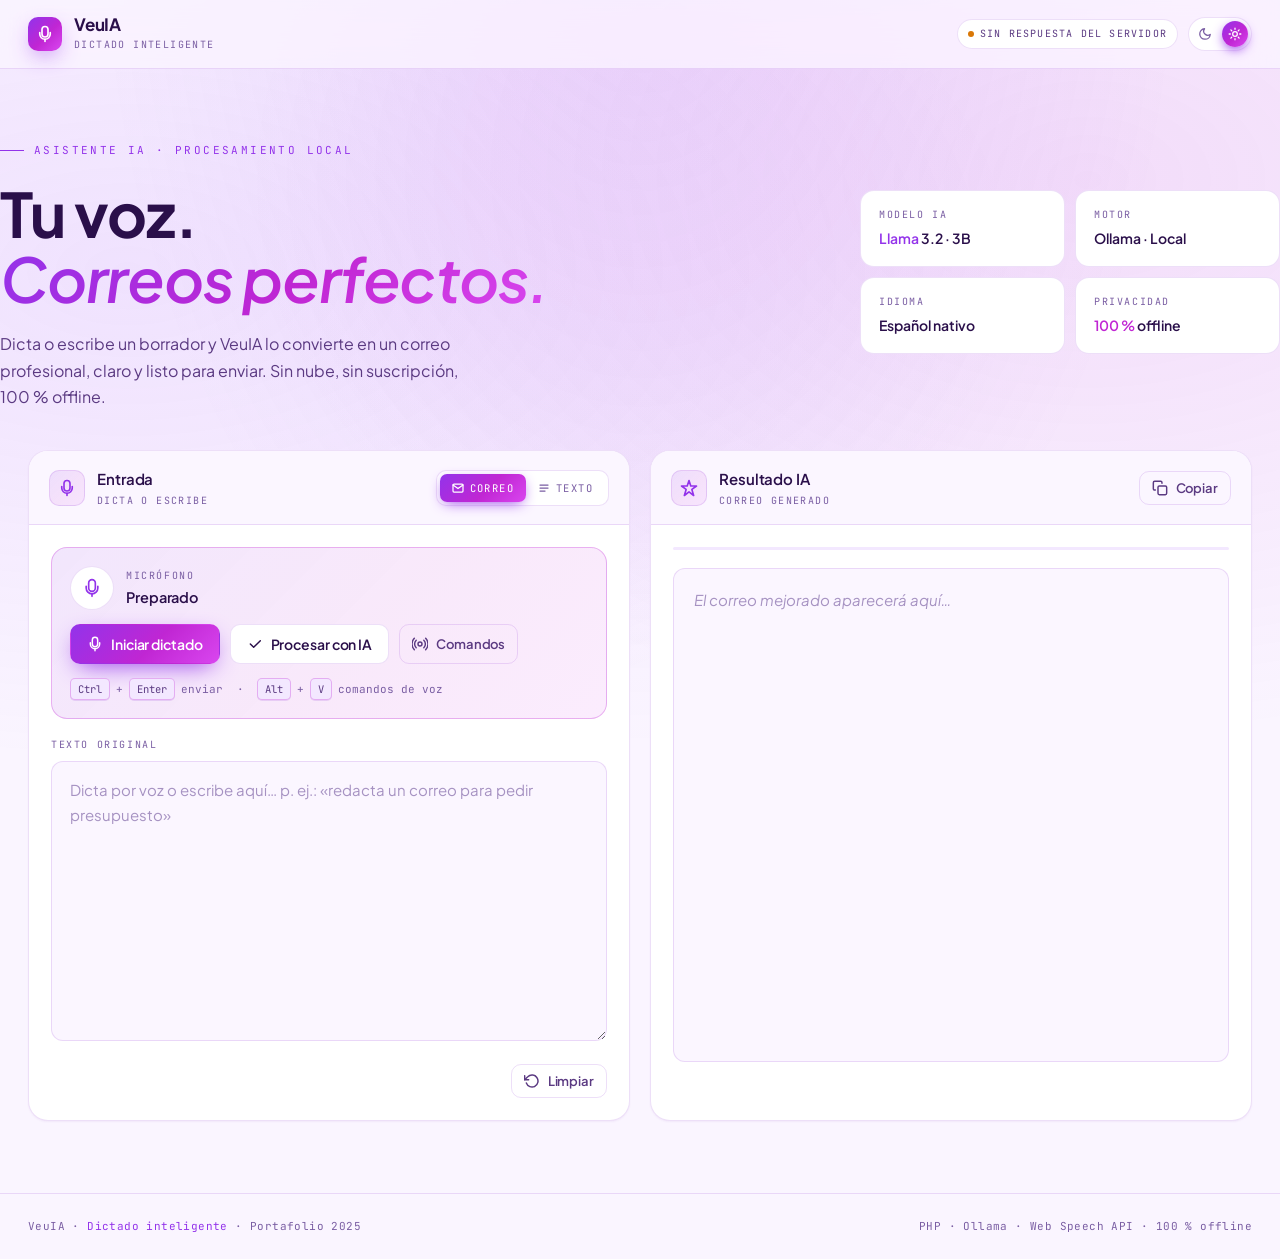
<file: 004-Corrector_IA/index.html>
<!doctype html>
<html lang="es" data-theme="dark">
  <head>
    <meta charset="utf-8" />
    <meta name="viewport" content="width=device-width, initial-scale=1" />
    <title>VeuIA — Dictado inteligente por IA</title>
    <link rel="preconnect" href="https://fonts.googleapis.com" />
    <link rel="preconnect" href="https://fonts.gstatic.com" crossorigin />
    <link
      href="https://fonts.googleapis.com/css2?family=Plus+Jakarta+Sans:wght@300;400;500;600;700;800&family=JetBrains+Mono:wght@400;500&display=swap"
      rel="stylesheet"
    />
    <style>
      /* ============================================================
         Tokens — Tema oscuro (predeterminado)
         Paleta: morados profundos, azul-violeta, toques de fucsia
         ============================================================ */
      :root,
      [data-theme="dark"] {
        --bg:            #110823;
        --bg-2:          #1a0e30;
        --surface:       #1f1438;
        --surface-2:     #281846;
        --surface-hi:    #321e57;
        --border:        rgba(216, 180, 254, 0.16);
        --border-hi:     rgba(232, 121, 249, 0.36);
        --ring:          rgba(192, 132, 252, 0.40);

        --text:          #f3eaff;
        --text-soft:     #d3c4f0;
        --text-mute:     #8d7eb8;
        --text-faint:    #685a8e;

        /* Marca — morados, lila y fucsia */
        --violet:        #a855f7;   /* primario */
        --violet-2:      #9333ea;
        --indigo:        #c084fc;   /* lila lavanda */
        --indigo-2:      #b078f0;
        --fuchsia:       #e879f9;   /* fucsia con presencia */
        --fuchsia-2:     #d946ef;
        --fuchsia-soft:  rgba(232, 121, 249, 0.18);

        --violet-glow:   rgba(168, 85, 247, 0.20);
        --indigo-glow:   rgba(192, 132, 252, 0.18);

        --ok:            #4ade80;
        --warn:          #fbbf24;
        --err:           #fb7185;

        --shadow-sm:     0 1px 2px rgba(20, 5, 40, 0.4);
        --shadow-md:     0 8px 30px rgba(20, 5, 40, 0.50);
        --shadow-lg:     0 20px 60px rgba(20, 5, 40, 0.60);

        --grad-brand:    linear-gradient(135deg, #a855f7 0%, #d946ef 55%, #e879f9 100%);
        --grad-brand-soft: linear-gradient(135deg, rgba(168,85,247,.18), rgba(217,70,239,.14) 55%, rgba(232,121,249,.14));
        --ambient:       radial-gradient(ellipse at 50% -10%, rgba(168,85,247,.22), transparent 60%),
                         radial-gradient(ellipse at 85% 20%, rgba(232,121,249,.16), transparent 55%),
                         radial-gradient(ellipse at 10% 30%, rgba(192,132,252,.16), transparent 55%);
      }

      /* ============================================================
         Tokens — Tema claro
         ============================================================ */
      [data-theme="light"] {
        --bg:            #faf5ff;
        --bg-2:          #f4ebff;
        --surface:       #ffffff;
        --surface-2:     #fbf6ff;
        --surface-hi:    #f3e8ff;
        --border:        rgba(126, 34, 206, 0.14);
        --border-hi:     rgba(192, 38, 211, 0.30);
        --ring:          rgba(168, 85, 247, 0.32);

        --text:          #2a0f4a;
        --text-soft:     #5b3a82;
        --text-mute:     #7a5ea3;
        --text-faint:    #a692c2;

        --violet:        #9333ea;
        --violet-2:      #7e22ce;
        --indigo:        #a855f7;
        --indigo-2:      #9333ea;
        --fuchsia:       #c026d3;
        --fuchsia-2:     #a21caf;
        --fuchsia-soft:  rgba(192, 38, 211, 0.14);

        --violet-glow:   rgba(147, 51, 234, 0.10);
        --indigo-glow:   rgba(168, 85, 247, 0.10);

        --ok:            #16a34a;
        --warn:          #d97706;
        --err:           #e11d48;

        --shadow-sm:     0 1px 2px rgba(112, 26, 168, 0.06);
        --shadow-md:     0 10px 30px rgba(112, 26, 168, 0.09);
        --shadow-lg:     0 24px 60px rgba(112, 26, 168, 0.12);

        --grad-brand:    linear-gradient(135deg, #9333ea 0%, #c026d3 55%, #d946ef 100%);
        --grad-brand-soft: linear-gradient(135deg, rgba(147,51,234,.12), rgba(192,38,211,.10) 55%, rgba(217,70,239,.10));
        --ambient:       radial-gradient(ellipse at 50% -10%, rgba(147,51,234,.14), transparent 60%),
                         radial-gradient(ellipse at 85% 20%, rgba(192,38,211,.12), transparent 55%),
                         radial-gradient(ellipse at 10% 30%, rgba(168,85,247,.12), transparent 55%);
      }

      /* ============================================================
         Base
         ============================================================ */
      *,
      *::before,
      *::after {
        box-sizing: border-box;
        margin: 0;
        padding: 0;
      }

      html { scroll-behavior: smooth; }

      body {
        background: var(--bg);
        color: var(--text);
        font-family: "Plus Jakarta Sans", system-ui, sans-serif;
        font-size: 15px;
        line-height: 1.55;
        min-height: 100vh;
        overflow-x: hidden;
        transition: background-color 0.4s ease, color 0.4s ease;
      }

      /* Resplandor ambiente */
      body::before {
        content: "";
        position: fixed;
        inset: 0;
        background: var(--ambient);
        pointer-events: none;
        z-index: 0;
        transition: opacity 0.4s ease;
      }

      a { color: inherit; }
      button { font-family: inherit; }

      /* ============================================================
         Layout principal
         ============================================================ */
      .shell {
        position: relative;
        z-index: 1;
        max-width: 1280px;
        margin: 0 auto;
        padding: 0 28px;
      }

      /* ============================================================
         Header
         ============================================================ */
      header {
        position: sticky;
        top: 0;
        z-index: 50;
        background: color-mix(in oklab, var(--bg) 78%, transparent);
        backdrop-filter: saturate(150%) blur(18px);
        -webkit-backdrop-filter: saturate(150%) blur(18px);
        border-bottom: 1px solid var(--border);
        transition: background-color 0.4s ease, border-color 0.4s ease;
      }
      .header-inner {
        height: 68px;
        display: flex;
        align-items: center;
        justify-content: space-between;
      }

      .brand {
        display: flex;
        align-items: center;
        gap: 12px;
      }
      .brand-mark {
        width: 34px;
        height: 34px;
        border-radius: 10px;
        background: var(--grad-brand);
        position: relative;
        display: grid;
        place-items: center;
        box-shadow: 0 8px 24px -8px var(--violet);
      }
      .brand-mark::after {
        content: "";
        position: absolute;
        inset: 1px;
        border-radius: 9px;
        background: var(--grad-brand);
      }
      .brand-mark svg {
        position: relative;
        z-index: 1;
        color: #fff;
      }
      .brand-name {
        font-weight: 700;
        font-size: 17px;
        letter-spacing: -0.2px;
        line-height: 1;
      }
      .brand-sub {
        font-family: "JetBrains Mono", monospace;
        font-size: 10px;
        letter-spacing: 1.4px;
        text-transform: uppercase;
        color: var(--text-mute);
        margin-top: 4px;
      }

      .header-tools {
        display: flex;
        align-items: center;
        gap: 10px;
      }
      .pill {
        font-family: "JetBrains Mono", monospace;
        font-size: 10px;
        letter-spacing: 1.2px;
        text-transform: uppercase;
        color: var(--text-soft);
        padding: 6px 10px;
        border-radius: 999px;
        border: 1px solid var(--border);
        background: var(--surface);
        display: inline-flex;
        align-items: center;
        gap: 6px;
        transition: all 0.2s ease;
      }
      .pill .dotlive {
        width: 6px; height: 6px; border-radius: 50%;
        background: var(--ok);
        box-shadow: 0 0 0 0 var(--ok);
        animation: pulseDot 2s infinite;
      }
      @keyframes pulseDot {
        0%   { box-shadow: 0 0 0 0 color-mix(in oklab, var(--ok) 50%, transparent); }
        70%  { box-shadow: 0 0 0 6px transparent; }
        100% { box-shadow: 0 0 0 0 transparent; }
      }

      /* Toggle de tema */
      .theme-toggle {
        position: relative;
        width: 64px;
        height: 34px;
        border-radius: 999px;
        border: 1px solid var(--border);
        background: var(--surface);
        cursor: pointer;
        padding: 0;
        transition: all 0.3s ease;
        display: inline-flex;
        align-items: center;
      }
      .theme-toggle:hover {
        border-color: var(--border-hi);
      }
      .theme-toggle::before {
        content: "";
        position: absolute;
        top: 3px;
        left: 3px;
        width: 26px;
        height: 26px;
        border-radius: 50%;
        background: var(--grad-brand);
        box-shadow: 0 4px 12px -2px var(--violet);
        transition: transform 0.35s cubic-bezier(.4,0,.2,1);
      }
      [data-theme="light"] .theme-toggle::before {
        transform: translateX(30px);
      }
      .theme-toggle svg {
        position: absolute;
        width: 14px; height: 14px;
        top: 50%;
        transform: translateY(-50%);
        transition: opacity 0.3s ease, color 0.3s ease;
        pointer-events: none;
      }
      .theme-toggle .ico-sun  { right: 9px; color: var(--text-mute); }
      .theme-toggle .ico-moon { left: 9px;  color: #fff; }
      [data-theme="light"] .theme-toggle .ico-sun  { color: #fff; }
      [data-theme="light"] .theme-toggle .ico-moon { color: var(--text-mute); }

      /* ============================================================
         Hero
         ============================================================ */
      .hero {
        padding: 64px 0 40px;
        display: grid;
        grid-template-columns: 1fr 420px;
        gap: 56px;
        align-items: center;
      }
      .eyebrow {
        font-family: "JetBrains Mono", monospace;
        font-size: 11px;
        letter-spacing: 2.4px;
        text-transform: uppercase;
        color: var(--violet);
        display: inline-flex;
        align-items: center;
        gap: 10px;
        margin-bottom: 22px;
      }
      .eyebrow::before {
        content: "";
        width: 24px; height: 1px;
        background: currentColor;
      }
      h1 {
        font-size: clamp(38px, 4.8vw, 64px);
        line-height: 1.06;
        font-weight: 700;
        letter-spacing: -1.2px;
        text-wrap: balance;
        max-width: 580px;
      }
      h1 .accent {
        background: var(--grad-brand);
        -webkit-background-clip: text;
        background-clip: text;
        color: transparent;
        font-style: italic;
        font-weight: 600;
      }
      .lead {
        margin-top: 20px;
        font-size: 16px;
        color: var(--text-soft);
        max-width: 480px;
        line-height: 1.65;
      }

      .hero-stats {
        display: grid;
        grid-template-columns: 1fr 1fr;
        gap: 10px;
      }
      .stat {
        padding: 16px 18px;
        border-radius: 14px;
        border: 1px solid var(--border);
        background: var(--surface);
        transition: all 0.25s ease;
      }
      .stat:hover {
        border-color: var(--border-hi);
        transform: translateY(-2px);
        box-shadow: var(--shadow-md);
      }
      .stat-label {
        font-family: "JetBrains Mono", monospace;
        font-size: 10px;
        letter-spacing: 1.6px;
        text-transform: uppercase;
        color: var(--text-mute);
        margin-bottom: 6px;
      }
      .stat-val {
        font-size: 14px;
        font-weight: 600;
        color: var(--text);
      }
      .stat-val .mark-violet  { color: var(--violet); }
      .stat-val .mark-fuchsia { color: var(--fuchsia); }

      /* ============================================================
         Workspace
         ============================================================ */
      .workspace {
        padding-bottom: 64px;
        display: grid;
        grid-template-columns: 1fr 1fr;
        gap: 20px;
      }
      .panel {
        background: var(--surface);
        border: 1px solid var(--border);
        border-radius: 20px;
        box-shadow: var(--shadow-sm);
        overflow: hidden;
        display: flex;
        flex-direction: column;
        transition: border-color 0.25s ease, box-shadow 0.25s ease;
      }
      .panel:hover { border-color: var(--border-hi); box-shadow: var(--shadow-md); }

      .panel-head {
        padding: 16px 20px;
        border-bottom: 1px solid var(--border);
        display: flex;
        align-items: center;
        justify-content: space-between;
        gap: 12px;
        background: var(--surface-2);
      }
      .panel-head-left {
        display: flex;
        align-items: center;
        gap: 12px;
      }
      .panel-ico {
        width: 36px; height: 36px;
        border-radius: 10px;
        background: var(--grad-brand-soft);
        border: 1px solid var(--border);
        display: grid;
        place-items: center;
        color: var(--violet);
      }
      .panel-title {
        font-size: 15px;
        font-weight: 600;
        color: var(--text);
        letter-spacing: -0.1px;
      }
      .panel-meta {
        font-family: "JetBrains Mono", monospace;
        font-size: 10px;
        letter-spacing: 1.4px;
        text-transform: uppercase;
        color: var(--text-mute);
        margin-top: 2px;
      }

      /* Toggle segmentado (Correo / Texto) */
      .seg {
        display: inline-flex;
        background: var(--surface);
        border: 1px solid var(--border);
        border-radius: 10px;
        padding: 3px;
        position: relative;
      }
      .seg button {
        font-family: "JetBrains Mono", monospace;
        font-size: 10.5px;
        letter-spacing: 1.4px;
        text-transform: uppercase;
        padding: 7px 12px;
        border: none;
        background: transparent;
        color: var(--text-mute);
        cursor: pointer;
        border-radius: 7px;
        transition: color 0.25s ease;
        position: relative;
        z-index: 1;
        display: inline-flex;
        align-items: center;
        gap: 6px;
      }
      .seg button:hover:not(.active) {
        color: var(--text);
      }
      .seg button.active {
        color: #fff;
        background: var(--grad-brand);
        box-shadow: 0 4px 14px -4px var(--violet);
      }
      [data-theme="light"] .seg button.active { color: #fff; }

      .panel-body {
        padding: 22px;
        flex: 1;
        display: flex;
        flex-direction: column;
        gap: 18px;
      }

      /* ============================================================
         Caja de voz
         ============================================================ */
      .vbox {
        background: var(--grad-brand-soft);
        border: 1px solid var(--border-hi);
        border-radius: 16px;
        padding: 18px;
        display: flex;
        flex-direction: column;
        gap: 14px;
        position: relative;
        overflow: hidden;
        transition: box-shadow 0.35s ease, border-color 0.35s ease;
      }
      .vbox.active {
        border-color: var(--fuchsia);
        box-shadow: 0 0 0 4px var(--fuchsia-soft);
      }

      .vbox-row {
        display: flex;
        align-items: center;
        gap: 12px;
      }
      .mic-orb {
        width: 44px; height: 44px;
        border-radius: 50%;
        background: var(--surface);
        border: 1px solid var(--border);
        display: grid;
        place-items: center;
        color: var(--violet);
        flex-shrink: 0;
        position: relative;
        transition: all 0.3s ease;
      }
      .vbox.active .mic-orb {
        background: var(--grad-brand);
        color: #fff;
        border-color: transparent;
      }
      .vbox.active .mic-orb::before {
        content: "";
        position: absolute;
        inset: -6px;
        border-radius: 50%;
        border: 2px solid var(--fuchsia);
        opacity: 0;
        animation: ring 1.6s ease-out infinite;
      }
      .vbox.active .mic-orb::after {
        content: "";
        position: absolute;
        inset: -12px;
        border-radius: 50%;
        border: 2px solid var(--violet);
        opacity: 0;
        animation: ring 1.6s ease-out 0.4s infinite;
      }
      @keyframes ring {
        0%   { transform: scale(0.85); opacity: 0.8; }
        100% { transform: scale(1.4);  opacity: 0; }
      }

      .vstat {
        flex: 1;
      }
      .vstat-label {
        font-family: "JetBrains Mono", monospace;
        font-size: 10px;
        letter-spacing: 1.6px;
        text-transform: uppercase;
        color: var(--text-mute);
        margin-bottom: 3px;
      }
      .vstat-val {
        font-size: 14.5px;
        font-weight: 600;
        color: var(--text);
        letter-spacing: -0.1px;
      }
      .vbox.active .vstat-val {
        color: var(--violet);
      }
      .vbox.cmd-mode {
        border-color: var(--indigo);
        box-shadow: 0 0 0 4px var(--indigo-glow);
      }
      .vbox.cmd-mode .mic-orb {
        background: var(--indigo-glow);
        border-color: var(--indigo);
        color: var(--indigo);
        animation: cmdPulse 2s ease-in-out infinite;
      }
      @keyframes cmdPulse {
        0%, 100% { box-shadow: 0 0 0 0 var(--indigo-glow); }
        50%       { box-shadow: 0 0 0 10px transparent; }
      }
      .btn-ghost.cmd-on {
        color: var(--indigo);
        border-color: var(--indigo);
        background: var(--indigo-glow);
      }

      .vbtns {
        display: flex;
        gap: 10px;
        flex-wrap: wrap;
      }

      .kbd-hint {
        font-family: "JetBrains Mono", monospace;
        font-size: 11px;
        color: var(--text-mute);
        display: flex;
        align-items: center;
        gap: 6px;
      }
      kbd {
        font-family: "JetBrains Mono", monospace;
        font-size: 10.5px;
        padding: 2px 7px;
        border-radius: 5px;
        border: 1px solid var(--border-hi);
        background: var(--surface-hi);
        color: var(--text-soft);
        box-shadow: 0 1px 0 var(--border);
      }

      /* ============================================================
         Botones
         ============================================================ */
      .btn {
        font-family: inherit;
        font-size: 14px;
        font-weight: 600;
        border: 1px solid transparent;
        border-radius: 10px;
        padding: 10px 16px;
        cursor: pointer;
        display: inline-flex;
        align-items: center;
        justify-content: center;
        gap: 8px;
        letter-spacing: -0.1px;
        transition: all 0.2s ease;
        white-space: nowrap;
      }
      .btn:focus-visible {
        outline: none;
        box-shadow: 0 0 0 3px var(--ring);
      }
      .btn:disabled {
        opacity: 0.45;
        cursor: not-allowed;
      }
      .btn svg { width: 16px; height: 16px; }

      .btn-primary {
        background: var(--grad-brand);
        color: #fff;
        box-shadow: 0 8px 24px -8px var(--violet);
      }
      .btn-primary:hover:not(:disabled) {
        transform: translateY(-1px);
        box-shadow: 0 12px 30px -8px var(--violet);
      }
      .btn-primary.rec {
        background: linear-gradient(135deg, var(--fuchsia), var(--violet));
        animation: recPulse 1.6s ease-in-out infinite;
      }
      @keyframes recPulse {
        0%, 100% { box-shadow: 0 8px 24px -8px var(--fuchsia); }
        50%      { box-shadow: 0 12px 32px -6px var(--fuchsia); }
      }

      .btn-secondary {
        background: var(--surface);
        color: var(--text);
        border: 1px solid var(--border);
      }
      .btn-secondary:hover:not(:disabled) {
        border-color: var(--violet);
        color: var(--violet);
        background: var(--surface-2);
      }

      .btn-ghost {
        background: transparent;
        color: var(--text-soft);
        border: 1px solid var(--border);
        padding: 8px 12px;
        font-size: 13px;
      }
      .btn-ghost:hover:not(:disabled) {
        color: var(--text);
        border-color: var(--border-hi);
        background: var(--surface-2);
      }

      /* ============================================================
         Inputs
         ============================================================ */
      .field-label {
        font-family: "JetBrains Mono", monospace;
        font-size: 10px;
        letter-spacing: 1.6px;
        text-transform: uppercase;
        color: var(--text-mute);
        margin-bottom: 8px;
        display: block;
      }

      textarea {
        width: 100%;
        min-height: 280px;
        background: var(--surface-2);
        border: 1px solid var(--border);
        border-radius: 12px;
        padding: 16px 18px;
        color: var(--text);
        font-family: inherit;
        font-size: 15px;
        font-weight: 400;
        line-height: 1.65;
        resize: vertical;
        outline: none;
        transition: all 0.2s ease;
      }
      textarea::placeholder {
        color: var(--text-faint);
      }
      textarea:focus {
        border-color: var(--violet);
        background: var(--surface);
        box-shadow: 0 0 0 4px var(--ring);
      }

      /* ============================================================
         Salida IA
         ============================================================ */
      .out-wrap {
        position: relative;
        flex: 1;
        display: flex;
        flex-direction: column;
      }
      .out {
        flex: 1;
        min-height: 280px;
        background: var(--surface-2);
        border: 1px solid var(--border);
        border-radius: 12px;
        padding: 18px 20px;
        font-family: inherit;
        font-size: 15px;
        font-weight: 400;
        line-height: 1.7;
        color: var(--text);
        white-space: pre-wrap;
        word-break: break-word;
        overflow-y: auto;
        transition: opacity 0.3s ease, border-color 0.3s ease;
      }
      .out.has-content {
        border-color: var(--border-hi);
        background: var(--surface);
      }
      .out.loading {
        opacity: 0.4;
      }
      .out:empty::before {
        content: "El correo mejorado aparecerá aquí…";
        color: var(--text-faint);
        font-style: italic;
      }
      .out.modo-texto:empty::before {
        content: "El texto mejorado aparecerá aquí…";
      }

      /* ============================================================
         Barra de progreso
         ============================================================ */
      .prog-track {
        height: 3px;
        background: var(--surface-hi);
        border-radius: 99px;
        overflow: hidden;
        position: relative;
      }
      .prog-fill {
        height: 100%;
        background: var(--grad-brand);
        border-radius: 99px;
        display: none;
        width: 30%;
      }
      .prog-fill.on {
        display: block;
        animation: sweep 1.6s ease-in-out infinite;
      }
      @keyframes sweep {
        0%   { transform: translateX(-100%); }
        100% { transform: translateX(380%); }
      }

      /* ============================================================
         Estados / mensajes
         ============================================================ */
      .st {
        font-family: "JetBrains Mono", monospace;
        font-size: 11px;
        letter-spacing: 0.4px;
        color: var(--text-mute);
        min-height: 18px;
        display: inline-flex;
        align-items: center;
        gap: 6px;
      }
      .st::before {
        content: "";
        width: 6px; height: 6px;
        border-radius: 50%;
        background: currentColor;
        opacity: 0.5;
      }
      .st.ok  { color: var(--ok); }
      .st.err { color: var(--err); }
      .st.empty::before { display: none; }

      .row-between {
        display: flex;
        justify-content: space-between;
        align-items: center;
        gap: 12px;
        flex-wrap: wrap;
      }

      /* Scrollbar */
      ::-webkit-scrollbar { width: 8px; height: 8px; }
      ::-webkit-scrollbar-track { background: transparent; }
      ::-webkit-scrollbar-thumb {
        background: var(--border-hi);
        border-radius: 4px;
      }
      ::-webkit-scrollbar-thumb:hover { background: var(--violet); }

      /* ============================================================
         Footer
         ============================================================ */
      footer {
        border-top: 1px solid var(--border);
        margin-top: 8px;
        padding: 24px 0;
      }
      .footer-inner {
        display: flex;
        align-items: center;
        justify-content: space-between;
        gap: 16px;
        flex-wrap: wrap;
        font-family: "JetBrains Mono", monospace;
        font-size: 11px;
        color: var(--text-mute);
        letter-spacing: 0.4px;
      }
      .footer-inner .accent { color: var(--violet); }

      /* ============================================================
         Animaciones de entrada
         ============================================================ */
      @keyframes fadeUp {
        from { opacity: 0; transform: translateY(14px); }
        to   { opacity: 1; transform: translateY(0); }
      }
      .a-1 { animation: fadeUp 0.7s 0.05s cubic-bezier(.4,0,.2,1) both; }
      .a-2 { animation: fadeUp 0.7s 0.15s cubic-bezier(.4,0,.2,1) both; }
      .a-3 { animation: fadeUp 0.7s 0.30s cubic-bezier(.4,0,.2,1) both; }
      .a-4 { animation: fadeUp 0.7s 0.45s cubic-bezier(.4,0,.2,1) both; }

      /* ============================================================
         Responsive
         ============================================================ */

      /* ── Laptop estrecho / tablet landscape ── */
      @media (max-width: 1100px) {
        .hero { grid-template-columns: 1fr 360px; gap: 36px; }
      }

      /* ── Tablet portrait ── */
      @media (max-width: 900px) {
        .shell { padding: 0 20px; }
        .hero {
          grid-template-columns: 1fr;
          gap: 36px;
          padding: 44px 0 28px;
        }
        h1 {
          font-size: clamp(36px, 7.5vw, 52px);
          max-width: 100%;
        }
        .lead { max-width: 100%; }
        .hero-stats {
          grid-template-columns: repeat(4, 1fr);
          gap: 8px;
        }
        .stat { padding: 12px 14px; }
        .workspace { grid-template-columns: 1fr; gap: 16px; }
      }

      /* ── Móvil grande ── */
      @media (max-width: 640px) {
        .shell { padding: 0 16px; }
        .header-inner { height: 58px; }
        .brand-name { font-size: 15px; }
        .brand-sub { display: none; }
        .header-tools .pill { display: none; }
        .hero { padding: 32px 0 20px; gap: 28px; }
        h1 {
          font-size: clamp(32px, 9vw, 44px);
          letter-spacing: -0.7px;
        }
        .lead { font-size: 15px; margin-top: 14px; }
        .hero-stats { grid-template-columns: 1fr 1fr; gap: 8px; }
        .stat { padding: 12px 14px; }
        .seg button span.lbl-long { display: none; }
        .vbtns { gap: 8px; }
        .vbtns .btn { flex: 1; justify-content: center; }
        .panel-body { padding: 16px; gap: 14px; }
        textarea { min-height: 220px; }
        .out   { min-height: 220px; }
      }

      /* ── Móvil pequeño ── */
      @media (max-width: 400px) {
        .shell { padding: 0 12px; }
        h1 { font-size: 30px; letter-spacing: -0.5px; }
        .hero-stats { grid-template-columns: 1fr 1fr; }
        .vbox { padding: 14px; }
        .kbd-hint { display: none; }
      }

      /* Reducir movimiento */
      @media (prefers-reduced-motion: reduce) {
        *, *::before, *::after {
          animation-duration: 0.01ms !important;
          animation-iteration-count: 1 !important;
          transition-duration: 0.01ms !important;
        }
      }
    </style>
  </head>
  <body>
    <!-- ============================== HEADER ============================== -->
    <header>
      <div class="shell header-inner">
        <div class="brand">
          <div class="brand-mark" aria-hidden="true">
            <svg width="18" height="18" viewBox="0 0 24 24" fill="none" stroke="currentColor" stroke-width="2.2" stroke-linecap="round" stroke-linejoin="round">
              <path d="M12 2a4 4 0 0 0-4 4v6a4 4 0 0 0 8 0V6a4 4 0 0 0-4-4z"/>
              <path d="M19 10v2a7 7 0 0 1-14 0v-2"/>
              <line x1="12" y1="19" x2="12" y2="22"/>
            </svg>
          </div>
          <div>
            <div class="brand-name">VeuIA</div>
            <div class="brand-sub">Dictado inteligente</div>
          </div>
        </div>

        <div class="header-tools">
          <span class="pill" id="statusPill">
            <span class="dotlive"></span>
            <span>IA local conectada</span>
          </span>
          <button
            class="theme-toggle"
            id="themeToggle"
            type="button"
            aria-label="Cambiar tema"
            title="Cambiar tema (claro/oscuro)"
          >
            <svg class="ico-moon" viewBox="0 0 24 24" fill="none" stroke="currentColor" stroke-width="2.2" stroke-linecap="round" stroke-linejoin="round">
              <path d="M21 12.79A9 9 0 1 1 11.21 3 7 7 0 0 0 21 12.79z"/>
            </svg>
            <svg class="ico-sun" viewBox="0 0 24 24" fill="none" stroke="currentColor" stroke-width="2.2" stroke-linecap="round" stroke-linejoin="round">
              <circle cx="12" cy="12" r="4"/>
              <path d="M12 2v2M12 20v2M4.93 4.93l1.41 1.41M17.66 17.66l1.41 1.41M2 12h2M20 12h2M4.93 19.07l1.41-1.41M17.66 6.34l1.41-1.41"/>
            </svg>
          </button>
        </div>
      </div>
    </header>

    <!-- ============================== HERO ============================== -->
    <section class="shell hero">
      <div class="a-1">
        <p class="eyebrow">Asistente IA · Procesamiento local</p>
        <h1>Tu voz.<br /><span class="accent">Correos perfectos.</span></h1>
        <p class="lead">
          Dicta o escribe un borrador y VeuIA lo convierte en un correo
          profesional, claro y listo para enviar. Sin nube, sin suscripción,
          100&nbsp;% offline.
        </p>
      </div>

      <div class="hero-stats a-2">
        <div class="stat">
          <div class="stat-label">Modelo IA</div>
          <div class="stat-val"><span class="mark-violet">Llama</span> 3.2 · 3B</div>
        </div>
        <div class="stat">
          <div class="stat-label">Motor</div>
          <div class="stat-val">Ollama · Local</div>
        </div>
        <div class="stat">
          <div class="stat-label">Idioma</div>
          <div class="stat-val">Español nativo</div>
        </div>
        <div class="stat">
          <div class="stat-label">Privacidad</div>
          <div class="stat-val"><span class="mark-fuchsia">100&nbsp;%</span> offline</div>
        </div>
      </div>
    </section>

    <!-- ============================== WORKSPACE ============================== -->
    <main class="shell workspace">
      <!-- Panel: Entrada -->
      <section class="panel a-3" aria-labelledby="title-entrada">
        <div class="panel-head">
          <div class="panel-head-left">
            <div class="panel-ico" aria-hidden="true">
              <svg width="18" height="18" viewBox="0 0 24 24" fill="none" stroke="currentColor" stroke-width="2.2" stroke-linecap="round" stroke-linejoin="round">
                <path d="M12 2a4 4 0 0 0-4 4v6a4 4 0 0 0 8 0V6a4 4 0 0 0-4-4z"/>
                <path d="M19 10v2a7 7 0 0 1-14 0v-2"/>
                <line x1="12" y1="19" x2="12" y2="22"/>
              </svg>
            </div>
            <div>
              <div class="panel-title" id="title-entrada">Entrada</div>
              <div class="panel-meta">Dicta o escribe</div>
            </div>
          </div>

          <div class="seg" role="group" aria-label="Modo de salida">
            <button class="active" id="btnModoCorreo" type="button">
              <svg width="12" height="12" viewBox="0 0 24 24" fill="none" stroke="currentColor" stroke-width="2.5" stroke-linecap="round" stroke-linejoin="round"><path d="M4 4h16c1.1 0 2 .9 2 2v12c0 1.1-.9 2-2 2H4c-1.1 0-2-.9-2-2V6c0-1.1.9-2 2-2z"/><polyline points="22,6 12,13 2,6"/></svg>
              <span class="lbl-long">Correo</span>
            </button>
            <button id="btnModoTexto" type="button">
              <svg width="12" height="12" viewBox="0 0 24 24" fill="none" stroke="currentColor" stroke-width="2.5" stroke-linecap="round" stroke-linejoin="round"><line x1="4" y1="6" x2="20" y2="6"/><line x1="4" y1="12" x2="20" y2="12"/><line x1="4" y1="18" x2="14" y2="18"/></svg>
              <span class="lbl-long">Texto</span>
            </button>
          </div>
        </div>

        <div class="panel-body">
          <div class="vbox" id="vbox">
            <div class="vbox-row">
              <div class="mic-orb">
                <svg width="20" height="20" viewBox="0 0 24 24" fill="none" stroke="currentColor" stroke-width="2" stroke-linecap="round" stroke-linejoin="round">
                  <path d="M12 2a4 4 0 0 0-4 4v6a4 4 0 0 0 8 0V6a4 4 0 0 0-4-4z"/>
                  <path d="M19 10v2a7 7 0 0 1-14 0v-2"/>
                  <line x1="12" y1="19" x2="12" y2="22"/>
                </svg>
              </div>
              <div class="vstat">
                <div class="vstat-label">Micrófono</div>
                <div class="vstat-val" id="indvoz">Preparado</div>
              </div>
            </div>

            <div class="vbtns">
              <button class="btn btn-primary" id="btnvoz" type="button">
                <svg id="vico" width="16" height="16" viewBox="0 0 24 24" fill="none" stroke="currentColor" stroke-width="2.2" stroke-linecap="round" stroke-linejoin="round">
                  <path d="M12 2a4 4 0 0 0-4 4v6a4 4 0 0 0 8 0V6a4 4 0 0 0-4-4z"/>
                  <path d="M19 10v2a7 7 0 0 1-14 0v-2"/>
                  <line x1="12" y1="19" x2="12" y2="22"/>
                </svg>
                <span id="vlbl">Iniciar dictado</span>
              </button>
              <button class="btn btn-secondary" id="btnenviar" type="button">
                <svg viewBox="0 0 24 24" fill="none" stroke="currentColor" stroke-width="2.2" stroke-linecap="round" stroke-linejoin="round"><path d="M5 12l5 5L20 7"/></svg>
                <span>Procesar con IA</span>
              </button>
              <button class="btn btn-ghost" id="btnComando" type="button" title="Escuchar comandos de voz (Alt+V)">
                <svg viewBox="0 0 24 24" fill="none" stroke="currentColor" stroke-width="2.2" stroke-linecap="round" stroke-linejoin="round">
                  <circle cx="12" cy="12" r="3"/>
                  <path d="M6.3 6.3a8 8 0 0 0 0 11.4M17.7 17.7a8 8 0 0 0 0-11.4"/>
                  <path d="M3.5 3.5a12 12 0 0 0 0 17M20.5 20.5a12 12 0 0 0 0-17"/>
                </svg>
                <span id="cmdlbl">Comandos</span>
              </button>
            </div>

            <div class="kbd-hint">
              <kbd>Ctrl</kbd>+<kbd>Enter</kbd> enviar &nbsp;·&nbsp;
              <kbd>Alt</kbd>+<kbd>V</kbd> comandos de voz
            </div>
          </div>

          <div>
            <label class="field-label" for="txt">Texto original</label>
            <textarea
              id="txt"
              placeholder="Dicta por voz o escribe aquí… p. ej.: «redacta un correo para pedir presupuesto»"
            ></textarea>
          </div>

          <div class="row-between">
            <div class="st empty" id="stizq" aria-live="polite"></div>
            <button class="btn btn-ghost" id="btnlimpiar" type="button">
              <svg viewBox="0 0 24 24" fill="none" stroke="currentColor" stroke-width="2.2" stroke-linecap="round" stroke-linejoin="round"><polyline points="1 4 1 10 7 10"/><path d="M3.51 15a9 9 0 1 0 2.13-9.36L1 10"/></svg>
              <span>Limpiar</span>
            </button>
          </div>
        </div>
      </section>

      <!-- Panel: Resultado -->
      <section class="panel a-4" aria-labelledby="title-salida">
        <div class="panel-head">
          <div class="panel-head-left">
            <div class="panel-ico" aria-hidden="true">
              <svg width="18" height="18" viewBox="0 0 24 24" fill="none" stroke="currentColor" stroke-width="2.2" stroke-linecap="round" stroke-linejoin="round">
                <path d="M12 2l2.39 7.36H22l-6.18 4.5L18.21 22 12 17.27 5.79 22l2.39-8.14L2 9.36h7.61z"/>
              </svg>
            </div>
            <div>
              <div class="panel-title" id="title-salida">Resultado IA</div>
              <div class="panel-meta" id="flblOut">Correo generado</div>
            </div>
          </div>

          <button class="btn btn-ghost" id="btncopiar" type="button">
            <svg viewBox="0 0 24 24" fill="none" stroke="currentColor" stroke-width="2.2" stroke-linecap="round" stroke-linejoin="round"><rect x="9" y="9" width="13" height="13" rx="2" ry="2"/><path d="M5 15H4a2 2 0 0 1-2-2V4a2 2 0 0 1 2-2h9a2 2 0 0 1 2 2v1"/></svg>
            <span>Copiar</span>
          </button>
        </div>

        <div class="panel-body">
          <div class="prog-track" aria-hidden="true">
            <div class="prog-fill" id="prog"></div>
          </div>

          <div class="out-wrap">
            <div
              id="out"
              class="out"
              role="status"
              aria-live="polite"
              aria-label="Resultado generado por la IA"
            ></div>
          </div>

          <div class="row-between">
            <div class="st empty" id="stder" aria-live="polite"></div>
            <div class="kbd-hint">
              <span id="tinfo"></span>
            </div>
          </div>
        </div>
      </section>
    </main>

    <!-- ============================== FOOTER ============================== -->
    <footer>
      <div class="shell footer-inner">
        <span>VeuIA · <span class="accent">Dictado inteligente</span> · Portafolio 2025</span>
        <span>PHP · Ollama · Web Speech API · 100&nbsp;% offline</span>
      </div>
    </footer>

    <!-- ============================== SCRIPT ============================== -->
    <script>
      /* ================================================================
         TEMA — toggle claro/oscuro con persistencia
         ================================================================ */
      (function initTheme() {
        const KEY = "rosalee.theme";
        const root = document.documentElement;
        const saved = localStorage.getItem(KEY);
        const prefersLight = window.matchMedia("(prefers-color-scheme: light)").matches;
        const initial = saved || (prefersLight ? "light" : "dark");
        root.setAttribute("data-theme", initial);

        const btn = document.getElementById("themeToggle");
        btn.setAttribute("aria-pressed", initial === "light" ? "true" : "false");

        btn.addEventListener("click", () => {
          const next = root.getAttribute("data-theme") === "light" ? "dark" : "light";
          root.setAttribute("data-theme", next);
          localStorage.setItem(KEY, next);
          btn.setAttribute("aria-pressed", next === "light" ? "true" : "false");
        });
      })();

      /* ================================================================
         REFERENCIAS
         ================================================================ */
      const txt        = document.getElementById("txt");
      const out        = document.getElementById("out");
      const btnvoz     = document.getElementById("btnvoz");
      const btnenv     = document.getElementById("btnenviar");
      const btncop     = document.getElementById("btncopiar");
      const btnlmp     = document.getElementById("btnlimpiar");
      const stizq      = document.getElementById("stizq");
      const stder      = document.getElementById("stder");
      const vbox       = document.getElementById("vbox");
      const indvoz     = document.getElementById("indvoz");
      const prog       = document.getElementById("prog");
      const vlbl       = document.getElementById("vlbl");
      const tinfo      = document.getElementById("tinfo");
      const flblOut    = document.getElementById("flblOut");
      const statusPill = document.getElementById("statusPill");
      const btnModoCorreo = document.getElementById("btnModoCorreo");
      const btnModoTexto  = document.getElementById("btnModoTexto");
      const btnComando    = document.getElementById("btnComando");
      const cmdlbl        = document.getElementById("cmdlbl");

      /* SVGs intercambiables para el botón de voz */
      const SVG_MIC  = `<svg width="16" height="16" viewBox="0 0 24 24" fill="none" stroke="currentColor" stroke-width="2.2" stroke-linecap="round" stroke-linejoin="round"><path d="M12 2a4 4 0 0 0-4 4v6a4 4 0 0 0 8 0V6a4 4 0 0 0-4-4z"/><path d="M19 10v2a7 7 0 0 1-14 0v-2"/><line x1="12" y1="19" x2="12" y2="22"/></svg>`;
      const SVG_STOP = `<svg width="14" height="14" viewBox="0 0 24 24" fill="currentColor"><rect x="6" y="6" width="12" height="12" rx="2"/></svg>`;
      function setVoiceIcon(stopMode) {
        const old = document.getElementById("vico");
        const tmp = document.createElement("span");
        tmp.innerHTML = stopMode ? SVG_STOP : SVG_MIC;
        const node = tmp.firstChild;
        node.id = "vico";
        old.replaceWith(node);
      }

      /* ================================================================
         ESTADO
         ================================================================ */
      let grabando = false, rec = null, tf = "";
      let enviando = false, enviarFin = false, sesion = false;
      let modoActual = "correo";
      let cmdSesion = false, cmdRec = null;

      /* Comandos de voz disponibles */
      const CMDS_INICIO = ["iniciar dictado", "empezar dictado"];
      const CMD_FIN     = "terminar dictado";
      const norm = s => s.normalize("NFD").replace(/[̀-ͯ]/g, "").toLowerCase().trim();

      /* ================================================================
         HELPERS
         ================================================================ */
      const si = (m, t = "") => {
        stizq.textContent = m;
        stizq.className   = "st" + (t ? " " + t : "") + (m ? "" : " empty");
      };
      const sd = (m, t = "") => {
        stder.textContent = m;
        stder.className   = "st" + (t ? " " + t : "") + (m ? "" : " empty");
      };
      const refreshOut = () => {
        if (out.textContent.trim().length > 0) out.classList.add("has-content");
        else out.classList.remove("has-content");
      };

      /* ================================================================
         MODO Correo / Texto
         ================================================================ */
      function aplicarModo(modo) {
        modoActual = modo;
        if (modo === "correo") {
          btnModoCorreo.classList.add("active");
          btnModoTexto.classList.remove("active");
          out.classList.remove("modo-texto");
          flblOut.textContent = "Correo generado";
          txt.placeholder     = "Dicta por voz o escribe aquí… p. ej.: «redacta un correo para pedir presupuesto»";
        } else {
          btnModoTexto.classList.add("active");
          btnModoCorreo.classList.remove("active");
          out.classList.add("modo-texto");
          flblOut.textContent = "Texto mejorado";
          txt.placeholder     = "Dicta o escribe el texto que quieres mejorar profesionalmente…";
        }
      }
      btnModoCorreo.onclick = () => aplicarModo("correo");
      btnModoTexto.onclick  = () => aplicarModo("texto");

      /* ================================================================
         Contexto seguro (file:// no funciona)
         ================================================================ */
      if (location.protocol === "file:") {
        si("Abre desde Apache (http://localhost/…) para usar VeuIA.", "err");
        btnvoz.disabled = true;
        btnenv.disabled = true;
        statusPill.querySelector(".dotlive").style.background = "var(--warn)";
        statusPill.querySelector("span:last-child").textContent = "Ejecuta en localhost";
      }

      /* ================================================================
         Limpiar
         ================================================================ */
      btnlmp.onclick = () => {
        txt.value = "";
        tf = "";
        si("Texto borrado.");
        txt.focus();
      };

      /* ================================================================
         Enviar a back.php
         ================================================================ */
      function enviar() {
        if (enviando) { si("Espera a que termine el procesamiento actual."); return; }
        const v = txt.value.trim();
        if (!v) { out.textContent = ""; refreshOut(); si("No hay texto para enviar."); return; }

        enviando = true;
        btnenv.disabled = true;
        out.classList.add("loading");
        out.textContent = "";
        refreshOut();
        prog.classList.add("on");
        si("Enviando a la IA…");
        sd("Procesando…");
        tinfo.textContent = "";
        const t0 = Date.now();

        fetch("back.php", {
          method: "POST",
          headers: { "Content-Type": "application/x-www-form-urlencoded; charset=UTF-8" },
          body: "mensaje=" + encodeURIComponent(v) + "&modo=" + encodeURIComponent(modoActual),
        })
          .then((r) => r.text().then((raw) => {
            let d;
            try { d = JSON.parse(raw); } catch {
              throw new Error("Respuesta inválida: " + raw.slice(0, 100));
            }
            return { ok: r.ok, body: d };
          }))
          .then((res) => {
            if (!res.ok || !res.body.ok) {
              const det = res.body.detail ? " — " + res.body.detail : "";
              throw new Error((res.body.error || "Error") + det);
            }
            out.textContent = res.body.response;
            refreshOut();
            const s = ((Date.now() - t0) / 1000).toFixed(1);
            si("Completado.", "ok");
            sd("Listo para usar.", "ok");
            tinfo.textContent = s + "s · " + (res.body.modelo || "llama3:latest");
          })
          .catch((e) => {
            out.textContent = "";
            refreshOut();
            si("Error al enviar.", "err");
            sd(e.message, "err");
          })
          .finally(() => {
            enviando = false;
            btnenv.disabled = false;
            out.classList.remove("loading");
            prog.classList.remove("on");
          });
      }

      btnenv.onclick = enviar;
      txt.addEventListener("keydown", (e) => {
        if (e.ctrlKey && e.key === "Enter") enviar();
      });

      /* ================================================================
         Copiar resultado
         ================================================================ */
      btncop.onclick = () => {
        const t = out.textContent.trim();
        if (!t) { sd("No hay contenido para copiar."); return; }
        navigator.clipboard
          .writeText(t)
          .then(() => sd("Copiado al portapapeles.", "ok"))
          .catch(() => sd("No se pudo copiar.", "err"));
      };

      /* ================================================================
         COMANDOS DE VOZ
         Di «iniciar dictado» o «empezar dictado» para arrancar.
         Di «terminar dictado» para detener y enviar a la IA.
         ================================================================ */
      function iniciarModoComando() {
        if (!SR || !seguro || sesion || cmdSesion) return;
        if (cmdRec) { try { cmdRec.stop(); } catch (_) {} }

        cmdRec = new SR();
        cmdRec.lang = "es-ES";
        cmdRec.continuous = false;
        cmdRec.interimResults = false;
        cmdRec.maxAlternatives = 3;

        cmdSesion = true;
        vbox.classList.add("cmd-mode");
        btnComando.classList.add("cmd-on");
        cmdlbl.textContent = "Escuchando…";
        indvoz.textContent = "Esperando comando";
        si("Di «iniciar dictado» o «empezar dictado»");

        cmdRec.onresult = (e) => {
          const frases = [];
          for (let i = 0; i < e.results.length; i++)
            for (let j = 0; j < e.results[i].length; j++)
              frases.push(norm(e.results[i][j].transcript));

          if (frases.some(f => CMDS_INICIO.some(cmd => f.includes(norm(cmd))))) {
            detenerModoComando();
            setTimeout(() => iniciarDictado(), 500);
          }
        };

        cmdRec.onend = () => {
          if (!cmdSesion || sesion) return;
          setTimeout(() => {
            if (cmdSesion && !sesion) try { cmdRec.start(); } catch (_) {}
          }, 300);
        };

        cmdRec.onerror = (e) => {
          if (e.error === "no-speech") return;
          detenerModoComando();
          si("Error en modo comando: " + e.error, "err");
        };

        try { cmdRec.start(); } catch (_) {
          cmdSesion = false;
          si("No se pudo activar modo comando.", "err");
        }
      }

      function detenerModoComando() {
        cmdSesion = false;
        if (cmdRec) { try { cmdRec.stop(); } catch (_) {} cmdRec = null; }
        vbox.classList.remove("cmd-mode");
        btnComando.classList.remove("cmd-on");
        cmdlbl.textContent = "Comandos";
        indvoz.textContent = "Preparado";
        si("");
      }

      function iniciarDictado() {
        if (sesion) return;
        tf = txt.value.trim(); enviarFin = false; sesion = true;
        btnvoz.classList.add("rec");
        setVoiceIcon(true);
        vlbl.textContent = "Detener dictado";
        vbox.classList.add("active");
        indvoz.textContent = "Iniciando…";
        si("Iniciando dictado…");
        try { startRec(); } catch {
          stopSesion("No se pudo iniciar. Revisa permisos.", "err");
        }
      }

      btnComando.onclick = () => {
        if (sesion) { si("Detén el dictado antes de activar comandos."); return; }
        cmdSesion ? detenerModoComando() : iniciarModoComando();
      };

      /* ================================================================
         Reconocimiento de voz
         ================================================================ */
      const SR = window.SpeechRecognition || window.webkitSpeechRecognition;
      const seguro =
        window.isSecureContext ||
        ["localhost", "127.0.0.1"].includes(location.hostname);

      function startRec(retry) {
        if (!rec) return;
        try { rec.start(); } catch (e) {
          if (e.name === "InvalidStateError" && !retry) {
            setTimeout(() => startRec(true), 400);
          } else if (e.name !== "InvalidStateError") {
            throw e;
          }
        }
      }

      function stopSesion(m, t = "") {
        sesion = false; grabando = false; enviarFin = false;
        btnvoz.classList.remove("rec");
        setVoiceIcon(false);
        vlbl.textContent = "Iniciar dictado";
        vbox.classList.remove("active");
        indvoz.textContent = "Preparado";
        si(m, t);
      }

      if (!seguro) {
        btnvoz.disabled = true;
        vlbl.textContent = "HTTPS requerido";
        si("El dictado necesita localhost o HTTPS.", "err");
      } else if (SR) {
        rec = new SR();
        rec.lang = "es-ES";
        rec.continuous = true;
        rec.interimResults = true;
        rec.maxAlternatives = 1;

        rec.onstart = () => {
          grabando = true;
          vbox.classList.add("active");
          indvoz.textContent = "Escuchando…";
          si("Micrófono activo. Habla ahora…");
        };

        rec.onresult = (e) => {
          let tmp = "";
          for (let i = e.resultIndex; i < e.results.length; i++) {
            const seg = e.results[i][0].transcript.trim();
            if (e.results[i].isFinal) {
              /* Detectar comando de fin */
              if (norm(seg).includes(norm(CMD_FIN))) {
                // Preserve any dictated content that arrived in the same segment as the command
                const ante = seg.replace(new RegExp(CMD_FIN, "gi"), "").trim();
                if (ante) tf = (tf + " " + ante).trim();
                tf = tf.replace(new RegExp(CMD_FIN, "gi"), "").trim();
                txt.value = tf;
                si("Comando detectado — terminando dictado…");
                enviarFin = true; sesion = false;
                rec.stop();
                return;
              }
              if (seg) tf = (tf + " " + seg).trim();
            } else tmp += (tmp ? " " : "") + seg;
          }
          txt.value = [tf, tmp].filter(Boolean).join(" ");
          si("Dictando…");
        };

        rec.onnomatch = () => si("No reconocido. Habla más cerca del micrófono.");

        rec.onerror = (e) => {
          const msgs = {
            "not-allowed":         "Sin permiso de micrófono.",
            "service-not-allowed": "Servicio bloqueado.",
            "audio-capture":       "No se detecta micrófono.",
          };
          if (e.error === "no-speech") { indvoz.textContent = "Esperando voz…"; return; }
          stopSesion(msgs[e.error] || "Error: " + e.error, "err");
        };

        rec.onend = () => {
          if (enviarFin) {
            enviarFin = false; sesion = false; grabando = false;
            btnvoz.classList.remove("rec");
            setVoiceIcon(false);
            vlbl.textContent = "Iniciar dictado";
            vbox.classList.remove("active");
            indvoz.textContent = "Preparado";
            si("Procesando dictado…");
            enviar(); return;
          }
          if (sesion) {
            indvoz.textContent = "Esperando voz…";
            setTimeout(() => { if (sesion && !grabando) startRec(); }, 250);
            return;
          }
          stopSesion("Dictado detenido.");
        };

        btnvoz.onclick = () => {
          if (cmdSesion) { detenerModoComando(); return; }
          if (!sesion) {
            iniciarDictado();
          } else {
            enviarFin = true; sesion = false; rec.stop();
            btnvoz.classList.remove("rec");
            setVoiceIcon(false);
            vlbl.textContent = "Iniciar dictado";
            indvoz.textContent = "Cerrando micrófono…";
            si("Cerrando dictado…");
          }
        };
      } else {
        btnvoz.disabled = true;
        vlbl.textContent = "No compatible";
        si("Usa Chrome o Edge para el dictado por voz.", "err");
      }
      /* Alt+V activa / desactiva el modo comando de voz */
      document.addEventListener("keydown", (e) => {
        if (e.altKey && e.key.toLowerCase() === "v") {
          e.preventDefault();
          btnComando.click();
        }
      });

      /* ================================================================
         ESTADO DE OLLAMA — comprueba la conexión al cargar y cada 30 s
         ================================================================ */
      function checkOllama() {
        fetch("ping.php")
          .then(r => r.json())
          .then(d => {
            const dot   = statusPill.querySelector(".dotlive");
            const label = statusPill.querySelector("span:last-child");
            if (d.ok) {
              dot.style.background  = "";
              dot.style.animation   = "";
              label.textContent     = "IA local conectada";
              statusPill.title      = "Ollama en " + d.host + " · Modelos: " + (d.modelos.join(", ") || "–");
            } else {
              dot.style.background  = "var(--err)";
              dot.style.animation   = "none";
              label.textContent     = "Ollama no disponible";
              statusPill.title      = d.error;
              sd(d.error, "err");
            }
          })
          .catch(() => {
            const dot = statusPill.querySelector(".dotlive");
            dot.style.background = "var(--warn)";
            dot.style.animation  = "none";
            statusPill.querySelector("span:last-child").textContent = "Sin respuesta del servidor";
          });
      }

      if (location.protocol !== "file:") {
        checkOllama();
        setInterval(checkOllama, 30000);
      }
    </script>
  </body>
</html>
</file>
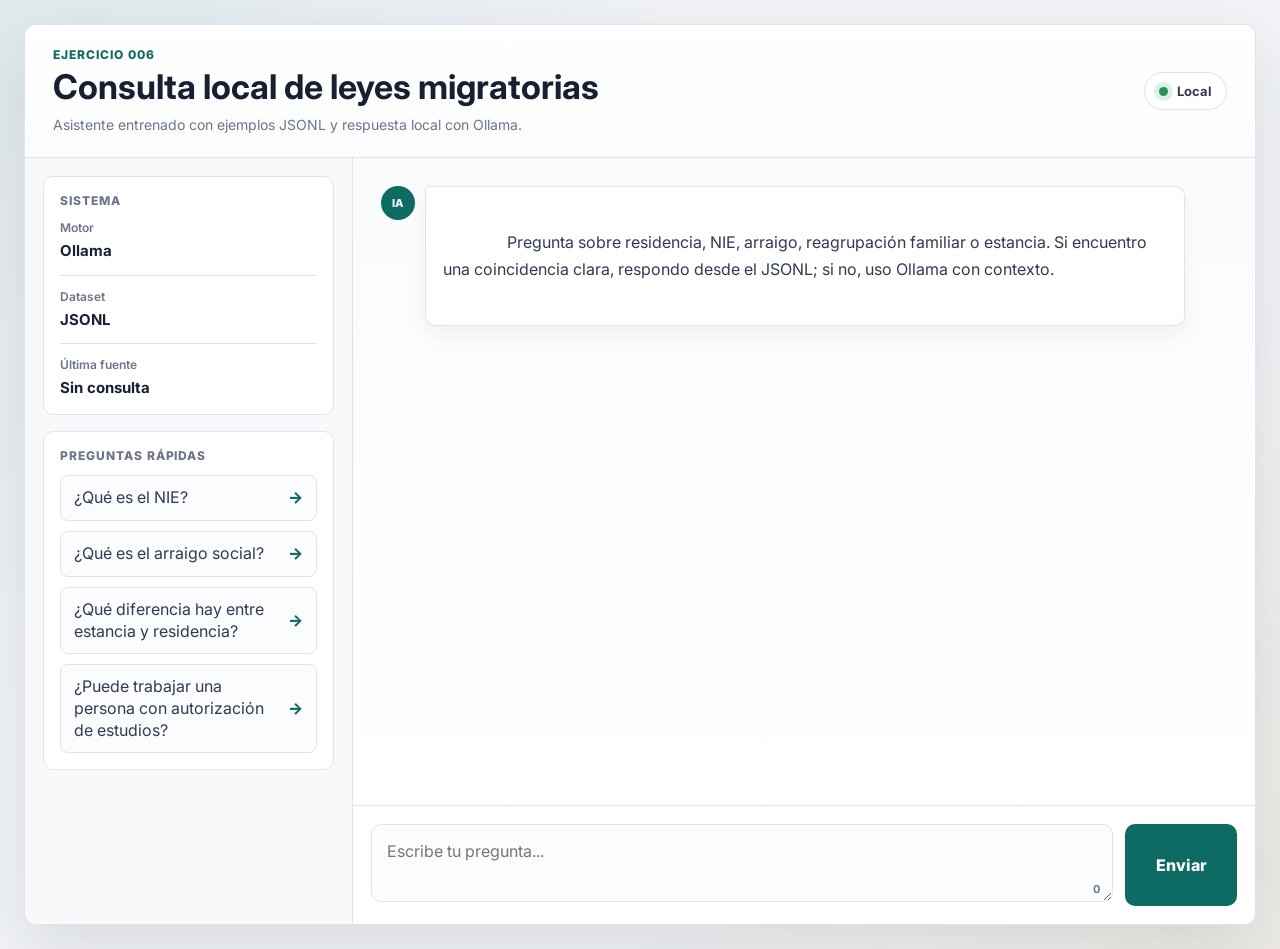
<file: 006-leyes-migratorias_entrenamiento/web/index.html>
<!doctype html>
<html lang="es">
<head>
  <meta charset="utf-8">
  <meta name="viewport" content="width=device-width, initial-scale=1">
  <title>Consulta local de leyes migratorias</title>
  <link rel="preconnect" href="https://fonts.googleapis.com">
  <link rel="preconnect" href="https://fonts.gstatic.com" crossorigin>
  <link href="https://fonts.googleapis.com/css2?family=Inter:wght@400;500;600;700;800&display=swap" rel="stylesheet">
  <link rel="stylesheet" href="styles.css">
</head>
<body>
  <main class="app-shell">
    <section class="workspace" aria-label="Consulta de leyes migratorias">
      <header class="topbar">
        <div>
          <p class="eyebrow">Ejercicio 006</p>
          <h1>Consulta local de leyes migratorias</h1>
          <p class="subtitle">Asistente entrenado con ejemplos JSONL y respuesta local con Ollama.</p>
        </div>
        <div class="status">
          <span class="status-dot"></span>
          <span>Local</span>
        </div>
      </header>

      <div class="content-grid">
        <aside class="side-panel" aria-label="Datos del sistema">
          <div class="panel-section system-card">
            <p class="panel-title">Sistema</p>
            <div class="metric">
              <span class="metric-label">Motor</span>
              <strong id="modelName">Ollama</strong>
            </div>
            <div class="metric">
              <span class="metric-label">Dataset</span>
              <strong id="datasetSize">JSONL</strong>
            </div>
            <div class="metric">
              <span class="metric-label">Última fuente</span>
              <strong id="lastSource">Sin consulta</strong>
            </div>
          </div>

          <div class="panel-section quick-area">
            <p class="panel-title">Preguntas rápidas</p>
            <button class="quick-btn" type="button">¿Qué es el NIE?</button>
            <button class="quick-btn" type="button">¿Qué es el arraigo social?</button>
            <button class="quick-btn" type="button">¿Qué diferencia hay entre estancia y residencia?</button>
            <button class="quick-btn" type="button">¿Puede trabajar una persona con autorización de estudios?</button>
          </div>
        </aside>

        <section class="chat-panel" aria-label="Chat">
          <div id="chatLog" class="chat-log" aria-live="polite">
            <article class="message assistant">
              <div class="avatar" aria-hidden="true">IA</div>
              <div class="bubble">
                Pregunta sobre residencia, NIE, arraigo, reagrupación familiar o estancia. Si encuentro una coincidencia clara, respondo desde el JSONL; si no, uso Ollama con contexto.
              </div>
            </article>
          </div>

          <form id="askForm" class="composer">
            <label class="sr-only" for="questionInput">Pregunta</label>
            <div class="input-wrap">
              <textarea id="questionInput" rows="2" placeholder="Escribe tu pregunta..." required></textarea>
              <span id="charCount" class="char-count">0</span>
            </div>
            <button id="sendButton" type="submit" aria-label="Enviar pregunta">
              <span>Enviar</span>
            </button>
          </form>
        </section>
      </div>
    </section>
  </main>

  <script src="app.js"></script>
</body>
</html>
</file>
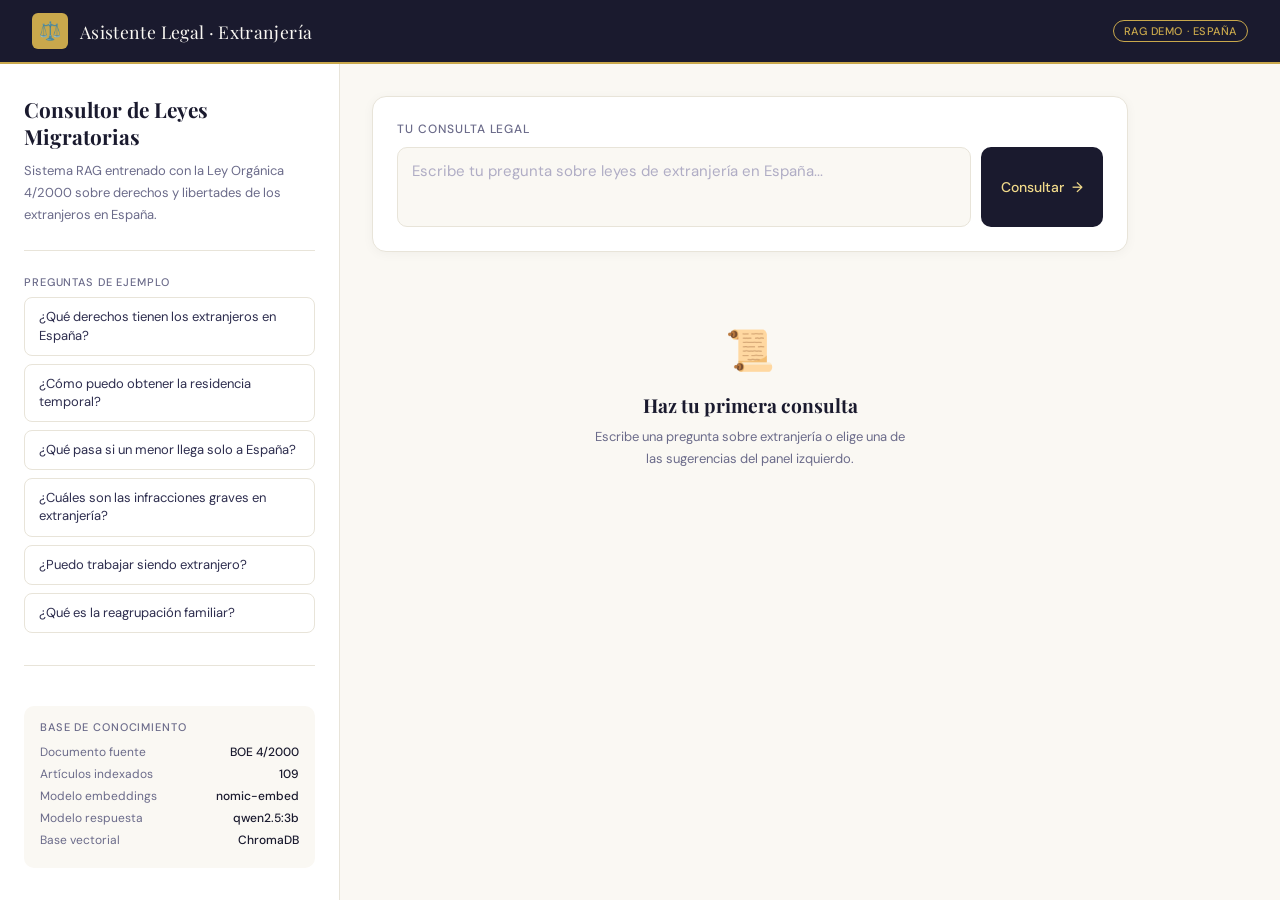
<file: 007-Ejercicio_RAG/008-demo-interface.html>
<!doctype html>
<html lang="es">
  <head>
    <meta charset="UTF-8" />
    <meta name="viewport" content="width=device-width, initial-scale=1.0" />
    <title>Asistente Legal · Extranjería España</title>
    <link
      href="https://fonts.googleapis.com/css2?family=Playfair+Display:wght@400;600&family=DM+Sans:wght@300;400;500&display=swap"
      rel="stylesheet"
    />
    <style>
      *,
      *::before,
      *::after {
        box-sizing: border-box;
        margin: 0;
        padding: 0;
      }

      :root {
        --ink: #1a1a2e;
        --ink2: #2d2d4e;
        --gold: #c9a84c;
        --gold-lt: #f0d98a;
        --cream: #faf8f3;
        --paper: #ffffff;
        --muted: #6b6b8a;
        --border: #e8e4d9;
        --red: #c0392b;
        --green: #27ae60;
      }

      body {
        background: var(--cream);
        color: var(--ink);
        font-family: "DM Sans", sans-serif;
        min-height: 100vh;
      }

      /* ── HEADER ── */
      header {
        background: var(--ink);
        padding: 0 2rem;
        display: flex;
        align-items: center;
        justify-content: space-between;
        height: 64px;
        border-bottom: 2px solid var(--gold);
      }

      .logo {
        display: flex;
        align-items: center;
        gap: 12px;
      }

      .logo-icon {
        width: 36px;
        height: 36px;
        background: var(--gold);
        border-radius: 6px;
        display: flex;
        align-items: center;
        justify-content: center;
        font-size: 18px;
      }

      .logo-text {
        font-family: "Playfair Display", serif;
        font-size: 1.1rem;
        color: var(--cream);
        letter-spacing: 0.02em;
      }

      .badge {
        font-size: 11px;
        font-weight: 500;
        color: var(--gold);
        border: 1px solid var(--gold);
        padding: 3px 10px;
        border-radius: 20px;
        letter-spacing: 0.05em;
        text-transform: uppercase;
      }

      /* ── LAYOUT ── */
      .layout {
        display: grid;
        grid-template-columns: 340px 1fr;
        min-height: calc(100vh - 64px);
      }

      /* ── SIDEBAR ── */
      .sidebar {
        background: var(--paper);
        border-right: 1px solid var(--border);
        padding: 2rem 1.5rem;
        display: flex;
        flex-direction: column;
        gap: 1.5rem;
      }

      .sidebar-title {
        font-family: "Playfair Display", serif;
        font-size: 1.3rem;
        color: var(--ink);
        line-height: 1.3;
      }

      .sidebar-desc {
        font-size: 13px;
        color: var(--muted);
        line-height: 1.7;
      }

      .divider {
        height: 1px;
        background: var(--border);
      }

      .suggestions-label {
        font-size: 11px;
        font-weight: 500;
        text-transform: uppercase;
        letter-spacing: 0.08em;
        color: var(--muted);
        margin-bottom: 8px;
      }

      .suggestion {
        display: block;
        width: 100%;
        text-align: left;
        background: none;
        border: 1px solid var(--border);
        border-radius: 8px;
        padding: 10px 14px;
        font-family: "DM Sans", sans-serif;
        font-size: 13px;
        color: var(--ink2);
        cursor: pointer;
        transition: all 0.15s;
        margin-bottom: 8px;
        line-height: 1.4;
      }

      .suggestion:hover {
        border-color: var(--gold);
        background: #fdf9ee;
        color: var(--ink);
      }

      .stats {
        margin-top: auto;
        background: var(--cream);
        border-radius: 10px;
        padding: 14px 16px;
      }

      .stats-row {
        display: flex;
        justify-content: space-between;
        font-size: 12px;
        color: var(--muted);
        margin-bottom: 6px;
      }

      .stats-row span:last-child {
        font-weight: 500;
        color: var(--ink);
      }

      /* ── MAIN ── */
      .main {
        display: flex;
        flex-direction: column;
        padding: 2rem;
        gap: 1.5rem;
        max-width: 820px;
      }

      /* ── INPUT AREA ── */
      .input-card {
        background: var(--paper);
        border: 1px solid var(--border);
        border-radius: 14px;
        padding: 1.5rem;
        box-shadow: 0 2px 12px rgba(0, 0, 0, 0.04);
      }

      .input-label {
        font-size: 12px;
        font-weight: 500;
        text-transform: uppercase;
        letter-spacing: 0.08em;
        color: var(--muted);
        margin-bottom: 10px;
      }

      .input-row {
        display: flex;
        gap: 10px;
      }

      textarea {
        flex: 1;
        border: 1px solid var(--border);
        border-radius: 10px;
        padding: 12px 14px;
        font-family: "DM Sans", sans-serif;
        font-size: 15px;
        color: var(--ink);
        resize: none;
        height: 80px;
        background: var(--cream);
        outline: none;
        transition: border-color 0.2s;
        line-height: 1.5;
      }

      textarea:focus {
        border-color: var(--gold);
        background: var(--paper);
      }

      textarea::placeholder {
        color: #b0adc5;
      }

      .btn-send {
        background: var(--ink);
        color: var(--gold-lt);
        border: none;
        border-radius: 10px;
        padding: 0 20px;
        font-family: "DM Sans", sans-serif;
        font-size: 14px;
        font-weight: 500;
        cursor: pointer;
        transition: all 0.2s;
        white-space: nowrap;
        display: flex;
        align-items: center;
        gap: 8px;
      }

      .btn-send:hover {
        background: var(--ink2);
        transform: translateY(-1px);
      }
      .btn-send:active {
        transform: translateY(0);
      }
      .btn-send:disabled {
        opacity: 0.5;
        cursor: not-allowed;
        transform: none;
      }

      /* ── RESPUESTA ── */
      .respuesta-card {
        background: var(--paper);
        border: 1px solid var(--border);
        border-radius: 14px;
        overflow: hidden;
        box-shadow: 0 2px 12px rgba(0, 0, 0, 0.04);
        display: none;
        animation: fadeUp 0.3s ease;
      }

      @keyframes fadeUp {
        from {
          opacity: 0;
          transform: translateY(12px);
        }
        to {
          opacity: 1;
          transform: translateY(0);
        }
      }

      .respuesta-header {
        background: var(--ink);
        padding: 12px 20px;
        display: flex;
        align-items: center;
        gap: 10px;
      }

      .respuesta-header-icon {
        width: 28px;
        height: 28px;
        background: var(--gold);
        border-radius: 6px;
        display: flex;
        align-items: center;
        justify-content: center;
        font-size: 14px;
      }

      .respuesta-header-text {
        font-family: "Playfair Display", serif;
        font-size: 14px;
        color: var(--cream);
      }

      .respuesta-body {
        padding: 1.5rem 1.5rem 1rem;
        font-size: 15px;
        line-height: 1.7;
        color: var(--ink2);
      }

      .respuesta-body p {
        margin-bottom: 14px;
      }

      .respuesta-list {
        display: flex;
        flex-direction: column;
        gap: 12px;
        margin: 6px 0 10px;
      }

      .respuesta-item {
        display: grid;
        grid-template-columns: 32px 1fr;
        gap: 12px;
        background: var(--cream);
        border: 1px solid var(--border);
        border-radius: 10px;
        padding: 14px;
      }

      .respuesta-num {
        width: 28px;
        height: 28px;
        border-radius: 50%;
        background: var(--ink);
        color: var(--gold-lt);
        display: flex;
        align-items: center;
        justify-content: center;
        font-size: 13px;
        font-weight: 600;
      }

      .respuesta-content strong {
        color: var(--ink);
        font-weight: 700;
      }

      .respuesta-content ul {
        margin: 10px 0 0 18px;
      }

      .respuesta-content li {
        margin-bottom: 7px;
        padding-left: 2px;
      }

      .respuesta-extra {
        margin-top: 14px;
        color: var(--muted);
      }

      /* ── ARTICULOS FUENTE ── */
      .fuentes-label {
        font-size: 11px;
        font-weight: 500;
        text-transform: uppercase;
        letter-spacing: 0.08em;
        color: var(--muted);
        padding: 0 1.5rem 10px;
        border-top: 1px solid var(--border);
        padding-top: 14px;
        margin-top: 6px;
      }

      .articulos-grid {
        display: grid;
        grid-template-columns: repeat(auto-fit, minmax(220px, 1fr));
        gap: 10px;
        padding: 0 1.5rem 1.5rem;
      }

      .articulo-card {
        background: var(--cream);
        border: 1px solid var(--border);
        border-radius: 10px;
        padding: 12px 14px;
        font-size: 12px;
        color: var(--ink2);
        line-height: 1.6;
      }

      .articulo-dist {
        display: inline-block;
        font-size: 10px;
        font-weight: 500;
        color: var(--muted);
        background: var(--border);
        border-radius: 4px;
        padding: 2px 6px;
        margin-bottom: 6px;
      }

      /* ── LOADING ── */
      .loading {
        display: none;
        align-items: center;
        gap: 12px;
        padding: 1.5rem;
        background: var(--paper);
        border: 1px solid var(--border);
        border-radius: 14px;
        font-size: 14px;
        color: var(--muted);
      }

      .spinner {
        width: 20px;
        height: 20px;
        border: 2px solid var(--border);
        border-top-color: var(--gold);
        border-radius: 50%;
        animation: spin 0.7s linear infinite;
      }

      @keyframes spin {
        to {
          transform: rotate(360deg);
        }
      }

      /* ── ERROR ── */
      .error-card {
        display: none;
        background: #fff5f5;
        border: 1px solid #fcc;
        border-radius: 14px;
        padding: 1.2rem 1.5rem;
        font-size: 14px;
        color: var(--red);
      }

      /* ── EMPTY STATE ── */
      .empty {
        text-align: center;
        padding: 3rem 2rem;
        color: var(--muted);
      }

      .empty-icon {
        font-size: 2.5rem;
        margin-bottom: 1rem;
      }
      .empty h3 {
        font-family: "Playfair Display", serif;
        font-size: 1.2rem;
        color: var(--ink);
        margin-bottom: 8px;
      }
      .empty p {
        font-size: 13px;
        line-height: 1.7;
        max-width: 320px;
        margin: 0 auto;
      }
    </style>
  </head>
  <body>
    <header>
      <div class="logo">
        <div class="logo-icon">⚖️</div>
        <span class="logo-text">Asistente Legal · Extranjería</span>
      </div>
      <span class="badge">RAG Demo · España</span>
    </header>

    <div class="layout">
      <!-- SIDEBAR -->
      <aside class="sidebar">
        <div>
          <h2 class="sidebar-title">Consultor de Leyes Migratorias</h2>
          <p class="sidebar-desc" style="margin-top: 10px">
            Sistema RAG entrenado con la Ley Orgánica 4/2000 sobre derechos y
            libertades de los extranjeros en España.
          </p>
        </div>

        <div class="divider"></div>

        <div>
          <p class="suggestions-label">Preguntas de ejemplo</p>
          <button class="suggestion" onclick="usarSugerencia(this)">
            ¿Qué derechos tienen los extranjeros en España?
          </button>
          <button class="suggestion" onclick="usarSugerencia(this)">
            ¿Cómo puedo obtener la residencia temporal?
          </button>
          <button class="suggestion" onclick="usarSugerencia(this)">
            ¿Qué pasa si un menor llega solo a España?
          </button>
          <button class="suggestion" onclick="usarSugerencia(this)">
            ¿Cuáles son las infracciones graves en extranjería?
          </button>
          <button class="suggestion" onclick="usarSugerencia(this)">
            ¿Puedo trabajar siendo extranjero?
          </button>
          <button class="suggestion" onclick="usarSugerencia(this)">
            ¿Qué es la reagrupación familiar?
          </button>
        </div>

        <div class="divider"></div>

        <div class="stats">
          <p class="suggestions-label" style="margin-bottom: 10px">
            Base de conocimiento
          </p>
          <div class="stats-row">
            <span>Documento fuente</span><span>BOE 4/2000</span>
          </div>
          <div class="stats-row">
            <span>Artículos indexados</span><span>109</span>
          </div>
          <div class="stats-row">
            <span>Modelo embeddings</span><span>nomic-embed</span>
          </div>
          <div class="stats-row">
            <span>Modelo respuesta</span><span>qwen2.5:3b</span>
          </div>
          <div class="stats-row">
            <span>Base vectorial</span><span>ChromaDB</span>
          </div>
        </div>
      </aside>

      <!-- MAIN -->
      <main class="main">
        <div class="input-card">
          <p class="input-label">Tu consulta legal</p>
          <div class="input-row">
            <textarea
              id="consulta"
              placeholder="Escribe tu pregunta sobre leyes de extranjería en España..."
            ></textarea>
            <button class="btn-send" id="btnEnviar" onclick="enviar()">
              <span>Consultar</span>
              <span>→</span>
            </button>
          </div>
        </div>

        <div class="loading" id="loading">
          <div class="spinner"></div>
          <span>Buscando artículos relevantes y generando respuesta...</span>
        </div>

        <div class="error-card" id="errorCard"></div>

        <div class="respuesta-card" id="respuestaCard">
          <div class="respuesta-header">
            <div class="respuesta-header-icon">⚖</div>
            <span class="respuesta-header-text">Respuesta legal</span>
          </div>
          <div class="respuesta-body" id="respuestaTexto"></div>
          <p class="fuentes-label">Artículos consultados</p>
          <div class="articulos-grid" id="articulosGrid"></div>
        </div>

        <div class="empty" id="emptyState">
          <div class="empty-icon">📜</div>
          <h3>Haz tu primera consulta</h3>
          <p>
            Escribe una pregunta sobre extranjería o elige una de las
            sugerencias del panel izquierdo.
          </p>
        </div>
      </main>
    </div>

    <script>
      function escapeHTML(texto) {
        return texto
          .replace(/&/g, "&amp;")
          .replace(/</g, "&lt;")
          .replace(/>/g, "&gt;")
          .replace(/"/g, "&quot;")
          .replace(/'/g, "&#039;");
      }

      function formatoInline(texto) {
        return escapeHTML(texto).replace(
          /\*\*(.*?)\*\*/g,
          "<strong>$1</strong>",
        );
      }

      function formatearRespuesta(texto) {
        const contenedor = document.getElementById("respuestaTexto");
        contenedor.innerHTML = "";

        const normalizado = texto
          .replace(/\s+(\d+\.\s+)/g, "\n$1")
          .replace(/\s+-\s+/g, "\n- ")
          .replace(/\n{3,}/g, "\n\n")
          .trim();

        const lineas = normalizado.split(/\n+/).map((linea) => linea.trim());
        const intro = [];
        const items = [];
        const extra = [];
        let actual = null;
        let enLista = false;

        lineas.forEach((linea) => {
          const numerada = linea.match(/^(\d+)\.\s+(.*)$/);

          if (numerada) {
            actual = {
              numero: numerada[1],
              texto: numerada[2],
              detalles: [],
            };
            items.push(actual);
            enLista = true;
            return;
          }

          if (linea.startsWith("- ") && actual) {
            actual.detalles.push(linea.slice(2));
            return;
          }

          if (enLista) {
            extra.push(linea);
          } else {
            intro.push(linea);
          }
        });

        intro.forEach((linea) => {
          const p = document.createElement("p");
          p.innerHTML = formatoInline(linea);
          contenedor.appendChild(p);
        });

        if (items.length) {
          const lista = document.createElement("div");
          lista.className = "respuesta-list";

          items.forEach((item) => {
            const bloque = document.createElement("div");
            bloque.className = "respuesta-item";

            const numero = document.createElement("span");
            numero.className = "respuesta-num";
            numero.textContent = item.numero;

            const contenido = document.createElement("div");
            contenido.className = "respuesta-content";
            contenido.innerHTML = formatoInline(item.texto);

            if (item.detalles.length) {
              const ul = document.createElement("ul");
              item.detalles.forEach((detalle) => {
                const li = document.createElement("li");
                li.innerHTML = formatoInline(detalle);
                ul.appendChild(li);
              });
              contenido.appendChild(ul);
            }

            bloque.appendChild(numero);
            bloque.appendChild(contenido);
            lista.appendChild(bloque);
          });

          contenedor.appendChild(lista);
        }

        extra.forEach((linea) => {
          const p = document.createElement("p");
          p.className = "respuesta-extra";
          p.innerHTML = formatoInline(linea);
          contenedor.appendChild(p);
        });
      }

      async function enviar() {
        const consulta = document.getElementById("consulta").value.trim();
        if (!consulta) return;

        document.getElementById("emptyState").style.display = "none";
        document.getElementById("respuestaCard").style.display = "none";
        document.getElementById("errorCard").style.display = "none";
        document.getElementById("loading").style.display = "flex";
        document.getElementById("btnEnviar").disabled = true;

        try {
          const res = await fetch("/", {
            method: "POST",
            headers: { "Content-Type": "application/json" },
            body: JSON.stringify({ consulta }),
          });
          const data = await res.json();

          document.getElementById("loading").style.display = "none";

          if (data.error) {
            const ec = document.getElementById("errorCard");
            ec.textContent = "⚠ " + data.error;
            ec.style.display = "block";
          } else {
            formatearRespuesta(data.respuesta);

            const grid = document.getElementById("articulosGrid");
            grid.innerHTML = "";
            data.articulos.forEach((a, i) => {
              const div = document.createElement("div");
              div.className = "articulo-card";
              div.innerHTML = `<span class="articulo-dist">Resultado ${i + 1} · dist ${a.distancia}</span><br>${a.texto}`;
              grid.appendChild(div);
            });

            document.getElementById("respuestaCard").style.display = "block";
          }
        } catch (e) {
          document.getElementById("loading").style.display = "none";
          const ec = document.getElementById("errorCard");
          ec.textContent = "⚠ Error de conexión con el servidor.";
          ec.style.display = "block";
        }

        document.getElementById("btnEnviar").disabled = false;
      }

      function usarSugerencia(btn) {
        document.getElementById("consulta").value = btn.textContent;
        enviar();
      }

      document.getElementById("consulta").addEventListener("keydown", (e) => {
        if (e.key === "Enter" && !e.shiftKey) {
          e.preventDefault();
          enviar();
        }
      });
    </script>
  </body>
</html>
</file>
<file: 006-leyes-migratorias_entrenamiento/web/styles.css>
:root {
  --bg: #f2f4f7;
  --ink: #172033;
  --ink-soft: #303a52;
  --muted: #6c7588;
  --line: #dfe4ec;
  --panel: #ffffff;
  --panel-soft: #f8fafc;
  --accent: #0e6b63;
  --accent-strong: #094d47;
  --accent-soft: #e4f4f1;
  --gold: #c59b3f;
  --user: #173d5f;
  --danger: #a13a35;
  --shadow: 0 24px 70px rgba(23, 32, 51, 0.12);
}

* {
  box-sizing: border-box;
}

body {
  margin: 0;
  min-height: 100vh;
  background:
    linear-gradient(135deg, rgba(14, 107, 99, 0.08), transparent 32%),
    linear-gradient(315deg, rgba(197, 155, 63, 0.1), transparent 30%),
    var(--bg);
  color: var(--ink);
  font-family: "Inter", Arial, Helvetica, sans-serif;
}

button,
textarea {
  font: inherit;
}

button {
  -webkit-tap-highlight-color: transparent;
}

.app-shell {
  min-height: 100vh;
  padding: 24px;
}

.workspace {
  max-width: 1240px;
  min-height: calc(100vh - 48px);
  margin: 0 auto;
  background: var(--panel);
  border: 1px solid rgba(223, 228, 236, 0.95);
  border-radius: 12px;
  box-shadow: var(--shadow);
  overflow: hidden;
}

.topbar {
  min-height: 104px;
  display: flex;
  align-items: center;
  justify-content: space-between;
  gap: 18px;
  padding: 22px 28px;
  border-bottom: 1px solid var(--line);
  background: linear-gradient(180deg, #ffffff 0%, #fbfcfd 100%);
}

.eyebrow {
  margin: 0 0 7px;
  color: var(--accent);
  font-size: 12px;
  font-weight: 800;
  letter-spacing: 0.08em;
  text-transform: uppercase;
}

h1 {
  margin: 0;
  font-size: clamp(24px, 3vw, 34px);
  line-height: 1.08;
  letter-spacing: 0;
}

.subtitle {
  max-width: 620px;
  margin: 8px 0 0;
  color: var(--muted);
  font-size: 14px;
  line-height: 1.55;
}

.status {
  display: inline-flex;
  align-items: center;
  gap: 9px;
  min-height: 38px;
  padding: 0 14px;
  border: 1px solid var(--line);
  border-radius: 999px;
  color: var(--ink-soft);
  background: var(--panel);
  font-size: 13px;
  font-weight: 700;
  white-space: nowrap;
}

.status-dot {
  width: 9px;
  height: 9px;
  border-radius: 50%;
  background: #24935d;
  box-shadow: 0 0 0 5px rgba(36, 147, 93, 0.14);
}

.content-grid {
  display: grid;
  grid-template-columns: 328px 1fr;
  min-height: calc(100vh - 153px);
}

.side-panel {
  padding: 18px;
  border-right: 1px solid var(--line);
  background: #f7f9fb;
}

.panel-section {
  margin-bottom: 16px;
}

.system-card {
  padding: 16px;
  border: 1px solid var(--line);
  border-radius: 10px;
  background: var(--panel);
}

.panel-title {
  margin: 0 0 12px;
  color: var(--muted);
  font-size: 12px;
  font-weight: 800;
  letter-spacing: 0.08em;
  text-transform: uppercase;
}

.metric {
  padding: 13px 0;
  border-top: 1px solid var(--line);
}

.metric:first-of-type {
  border-top: 0;
  padding-top: 0;
}

.metric:last-child {
  padding-bottom: 0;
}

.metric-label {
  display: block;
  margin-bottom: 6px;
  color: var(--muted);
  font-size: 12px;
  font-weight: 600;
}

.metric strong {
  display: block;
  color: var(--ink);
  font-size: 15px;
  line-height: 1.35;
  overflow-wrap: anywhere;
}

.quick-area {
  padding: 16px;
  border: 1px solid var(--line);
  border-radius: 10px;
  background: var(--panel);
}

.quick-btn {
  position: relative;
  width: 100%;
  min-height: 46px;
  margin-bottom: 10px;
  padding: 11px 38px 11px 13px;
  border: 1px solid var(--line);
  border-radius: 8px;
  background: #fbfcfd;
  color: var(--ink-soft);
  text-align: left;
  line-height: 1.35;
  cursor: pointer;
  transition: border-color 0.16s ease, background 0.16s ease, color 0.16s ease, transform 0.16s ease;
}

.quick-btn::after {
  content: "→";
  position: absolute;
  right: 13px;
  top: 50%;
  transform: translateY(-50%);
  color: var(--accent);
  font-weight: 800;
}

.quick-btn:hover {
  border-color: rgba(14, 107, 99, 0.45);
  background: var(--accent-soft);
  color: var(--accent-strong);
  transform: translateY(-1px);
}

.quick-btn:last-child {
  margin-bottom: 0;
}

.chat-panel {
  display: grid;
  grid-template-rows: 1fr auto;
  min-width: 0;
  background: #fcfdfe;
}

.chat-log {
  height: calc(100vh - 253px);
  min-height: 430px;
  overflow-y: auto;
  padding: 28px;
  background:
    linear-gradient(180deg, rgba(248, 250, 252, 0.85), rgba(255, 255, 255, 0.92)),
    #ffffff;
}

.message {
  display: flex;
  align-items: flex-start;
  gap: 10px;
  margin-bottom: 18px;
}

.message.user {
  justify-content: flex-end;
}

.avatar {
  flex: 0 0 34px;
  width: 34px;
  height: 34px;
  border-radius: 50%;
  display: grid;
  place-items: center;
  background: var(--accent);
  color: #ffffff;
  font-size: 11px;
  font-weight: 800;
  letter-spacing: 0.03em;
}

.message.user .avatar {
  order: 2;
  background: var(--user);
}

.bubble {
  max-width: min(760px, calc(100% - 48px));
  padding: 15px 17px;
  border: 1px solid var(--line);
  border-radius: 10px;
  background: var(--panel);
  color: var(--ink-soft);
  line-height: 1.68;
  white-space: pre-wrap;
  box-shadow: 0 8px 20px rgba(23, 32, 51, 0.05);
}

.message.assistant .bubble {
  border-top-left-radius: 4px;
}

.message.user .bubble {
  border-top-right-radius: 4px;
  background: var(--user);
  color: #ffffff;
  border-color: var(--user);
  box-shadow: 0 10px 22px rgba(23, 61, 95, 0.18);
}

.bubble p {
  margin: 0 0 10px;
}

.bubble p:last-child {
  margin-bottom: 0;
}

.bubble ul,
.bubble ol {
  margin: 10px 0 0 22px;
  padding: 0;
}

.bubble li {
  margin-bottom: 7px;
}

.meta {
  margin-top: 12px;
  padding-top: 10px;
  border-top: 1px solid rgba(223, 228, 236, 0.8);
  color: var(--muted);
  font-size: 12px;
  font-weight: 600;
}

.matches {
  margin-top: 12px;
  padding-top: 12px;
  border-top: 1px solid var(--line);
  color: var(--muted);
  font-size: 12px;
}

.matches-title {
  margin-bottom: 8px;
  color: var(--ink-soft);
  font-weight: 800;
}

.match-row {
  display: flex;
  gap: 8px;
  align-items: flex-start;
  margin-top: 7px;
}

.match-score {
  flex: 0 0 auto;
  min-width: 42px;
  padding: 2px 6px;
  border-radius: 999px;
  background: var(--accent-soft);
  color: var(--accent-strong);
  font-weight: 800;
  text-align: center;
}

.thinking .bubble {
  display: inline-flex;
  align-items: center;
  gap: 10px;
  color: var(--muted);
}

.typing-dots {
  display: inline-flex;
  gap: 4px;
}

.typing-dots span {
  width: 6px;
  height: 6px;
  border-radius: 50%;
  background: var(--accent);
  animation: pulse 0.9s infinite ease-in-out;
}

.typing-dots span:nth-child(2) {
  animation-delay: 0.12s;
}

.typing-dots span:nth-child(3) {
  animation-delay: 0.24s;
}

@keyframes pulse {
  0%, 80%, 100% {
    opacity: 0.35;
    transform: translateY(0);
  }

  40% {
    opacity: 1;
    transform: translateY(-3px);
  }
}

.composer {
  display: grid;
  grid-template-columns: minmax(0, 1fr) 112px;
  gap: 12px;
  padding: 18px;
  border-top: 1px solid var(--line);
  background: #ffffff;
}

.input-wrap {
  position: relative;
}

textarea {
  width: 100%;
  min-height: 58px;
  max-height: 170px;
  resize: vertical;
  padding: 14px 48px 14px 15px;
  border: 1px solid var(--line);
  border-radius: 10px;
  outline: none;
  color: var(--ink);
  background: #fbfcfd;
  line-height: 1.5;
  transition: border-color 0.16s ease, box-shadow 0.16s ease, background 0.16s ease;
}

textarea:focus {
  border-color: var(--accent);
  background: #ffffff;
  box-shadow: 0 0 0 4px rgba(14, 107, 99, 0.14);
}

.char-count {
  position: absolute;
  right: 13px;
  bottom: 10px;
  color: var(--muted);
  font-size: 11px;
  font-weight: 700;
  pointer-events: none;
}

#sendButton {
  min-height: 58px;
  border: 0;
  border-radius: 10px;
  background: var(--accent);
  color: #ffffff;
  font-weight: 800;
  cursor: pointer;
  transition: background 0.16s ease, transform 0.16s ease, opacity 0.16s ease;
}

#sendButton:hover {
  background: var(--accent-strong);
  transform: translateY(-1px);
}

#sendButton:disabled {
  cursor: wait;
  opacity: 0.65;
  transform: none;
}

.sr-only {
  position: absolute;
  width: 1px;
  height: 1px;
  padding: 0;
  margin: -1px;
  overflow: hidden;
  clip: rect(0, 0, 0, 0);
  border: 0;
}

@media (max-width: 900px) {
  .app-shell {
    padding: 12px;
  }

  .workspace {
    min-height: calc(100vh - 24px);
  }

  .topbar {
    align-items: flex-start;
    flex-direction: column;
    padding: 20px;
  }

  .content-grid {
    grid-template-columns: 1fr;
  }

  .side-panel {
    border-right: 0;
    border-bottom: 1px solid var(--line);
  }

  .chat-log {
    height: 50vh;
    min-height: 340px;
    padding: 18px;
  }

  .composer {
    grid-template-columns: 1fr;
  }

  #sendButton {
    width: 100%;
  }
}

@media (max-width: 560px) {
  .app-shell {
    padding: 0;
  }

  .workspace {
    min-height: 100vh;
    border: 0;
    border-radius: 0;
  }

  .topbar,
  .side-panel,
  .composer {
    padding: 16px;
  }

  .bubble {
    max-width: calc(100% - 42px);
  }
}
</file>
